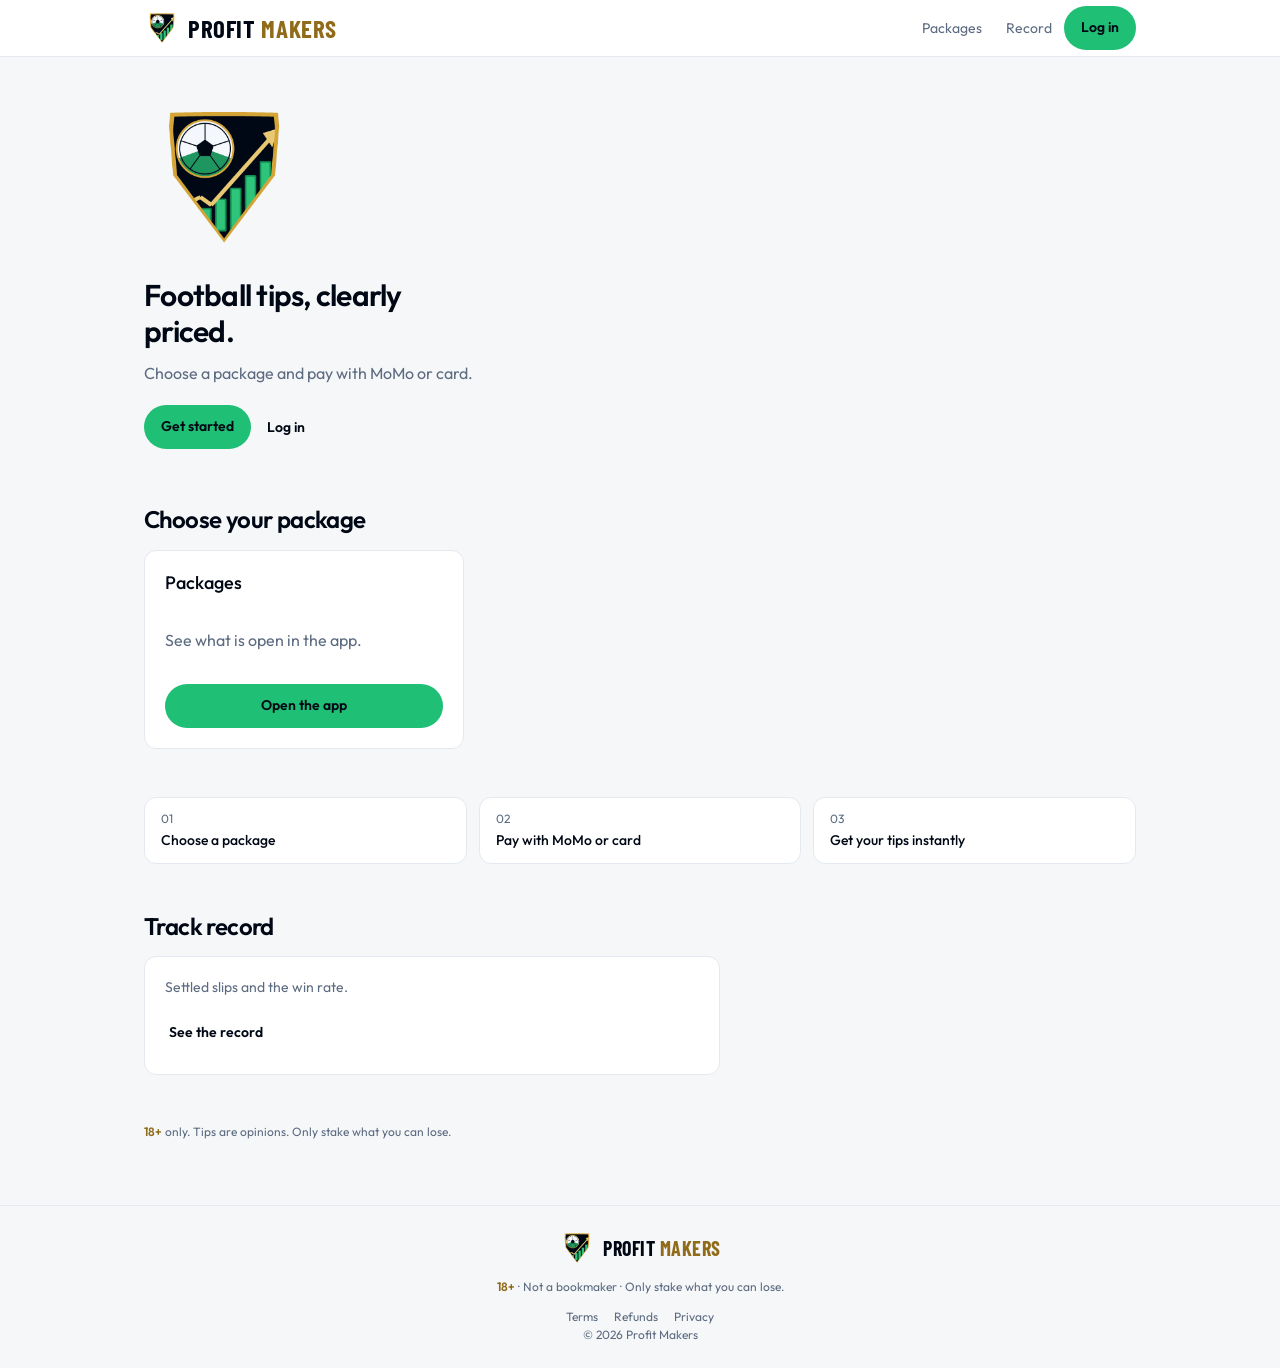
<file: index.html>
<!DOCTYPE html>
<html lang="en">
<head>
  <meta charset="utf-8">
  <meta name="viewport" content="width=device-width, initial-scale=1, viewport-fit=cover">
  <title>Profit Makers</title>
  <meta name="description" content="Profit Makers: football tips for adults in Ghana. Choose a package, pay with MoMo or card. 18+ only. Not a bookmaker.">
  <meta name="theme-color" content="#000815">
  <meta property="og:title" content="Profit Makers">
  <meta property="og:description" content="Football tips for adults in Ghana. Choose a package, pay with MoMo or card. 18+ only.">
  <meta property="og:type" content="website">
  <link rel="icon" href="/brand/icon.png">
  <link rel="preconnect" href="https://fonts.googleapis.com">
  <link rel="preconnect" href="https://fonts.gstatic.com" crossorigin>
  <link rel="preload" as="image" href="/brand/icon.png">
  <link href="https://fonts.googleapis.com/css2?family=Barlow+Condensed:wght@600;700&family=Outfit:wght@400;500;600;700&display=swap" rel="stylesheet">
  <link rel="stylesheet" href="/styles.css">
  <script>document.documentElement.classList.add("js");</script>
</head>
<body>
  <header class="site-header">
    <div class="wrap bar">
      <a class="brand" href="/" aria-label="Profit Makers home">
        <img src="/brand/icon.png" alt="" width="36" height="36">
        <span class="word"><span>PROFIT</span> <span class="gold">MAKERS</span></span>
      </a>
      <nav class="nav" aria-label="Main">
        <a href="#packages">Packages</a>
        <a href="https://profit-makers.pages.dev/record">Record</a>
      </nav>
      <a class="btn btn-emerald" href="https://profit-makers.pages.dev/login">Log in</a>
    </div>
  </header>
  <main>
    <div class="wrap">
      <section class="hero">
        <div class="intro">
          <svg class="ball" viewBox="0 0 64 64" aria-hidden="true">
            <defs>
              <clipPath id="ball-clip">
                <circle cx="32" cy="32" r="28"/>
              </clipPath>
            </defs>
            <g clip-path="url(#ball-clip)">
              <rect width="64" height="64" fill="#f4f7fb"/>
              <rect y="34" width="64" height="30" fill="#1fbf75"/>
              <polygon points="32,13 45,23 40,39 24,39 19,23" fill="#000815"/>
              <path d="M32 13V4M45 23l12-6M40 39l10 14M24 39L14 53M19 23L6 17" fill="none" stroke="#000815" stroke-width="1.6" stroke-linecap="round"/>
            </g>
            <circle cx="32" cy="32" r="29" fill="none" stroke="#d4a437" stroke-width="3"/>
          </svg>
          <img src="/brand/icon.png" alt="Profit Makers" width="160" height="160" fetchpriority="high">
        </div>
        <h1>Football tips, clearly priced.</h1>
        <p class="lead">Choose a package and pay with MoMo or card.</p>
        <div class="hero-actions">
          <a class="btn btn-emerald" href="https://profit-makers.pages.dev/signup">Get started</a>
          <a class="text-link" href="https://profit-makers.pages.dev/login">Log in</a>
        </div>
      </section>

      <section class="section" id="packages" aria-labelledby="packages-title">
        <h2 id="packages-title">Choose your package</h2>
        <div class="cards" id="package-list">
          <article class="card card-pending" aria-hidden="true"></article>
        </div>
        <noscript>
          <p class="fallback-link"><a class="text-link" href="https://profit-makers.pages.dev/">See packages in the app</a></p>
        </noscript>
      </section>

      <section class="section" aria-label="How it works">
        <ol class="steps">
          <li><span>01</span><strong>Choose a package</strong></li>
          <li><span>02</span><strong>Pay with MoMo or card</strong></li>
          <li><span>03</span><strong>Get your tips instantly</strong></li>
        </ol>
      </section>

      <section class="section" aria-labelledby="record-title">
        <h2 id="record-title">Track record</h2>
        <div class="record-card">
          <p>Settled slips and the win rate.</p>
          <a class="text-link" href="https://profit-makers.pages.dev/record">See the record</a>
        </div>
      </section>

      <p class="note"><strong>18+</strong> only. Tips are opinions. Only stake what you can lose.</p>
    </div>
  </main>
  <footer class="site-footer">
    <div class="wrap">
      <a class="brand" href="/" aria-label="Profit Makers home">
        <img src="/brand/icon.png" alt="" width="36" height="36">
        <span class="word"><span>PROFIT</span> <span class="gold">MAKERS</span></span>
      </a>
      <p><span class="age">18+</span> · Not a bookmaker · Only stake what you can lose.</p>
      <nav class="foot-links" aria-label="Legal">
        <a href="/terms">Terms</a>
        <a href="/refund">Refunds</a>
        <a href="/privacy">Privacy</a>
      </nav>
      <p class="copy">&copy; <span id="year">2026</span> Profit Makers</p>
    </div>
  </footer>
  <script>
    document.getElementById("year").textContent = new Date().getFullYear();
  </script>
  <script src="/packages.js" defer></script>
</body>
</html>
</file>
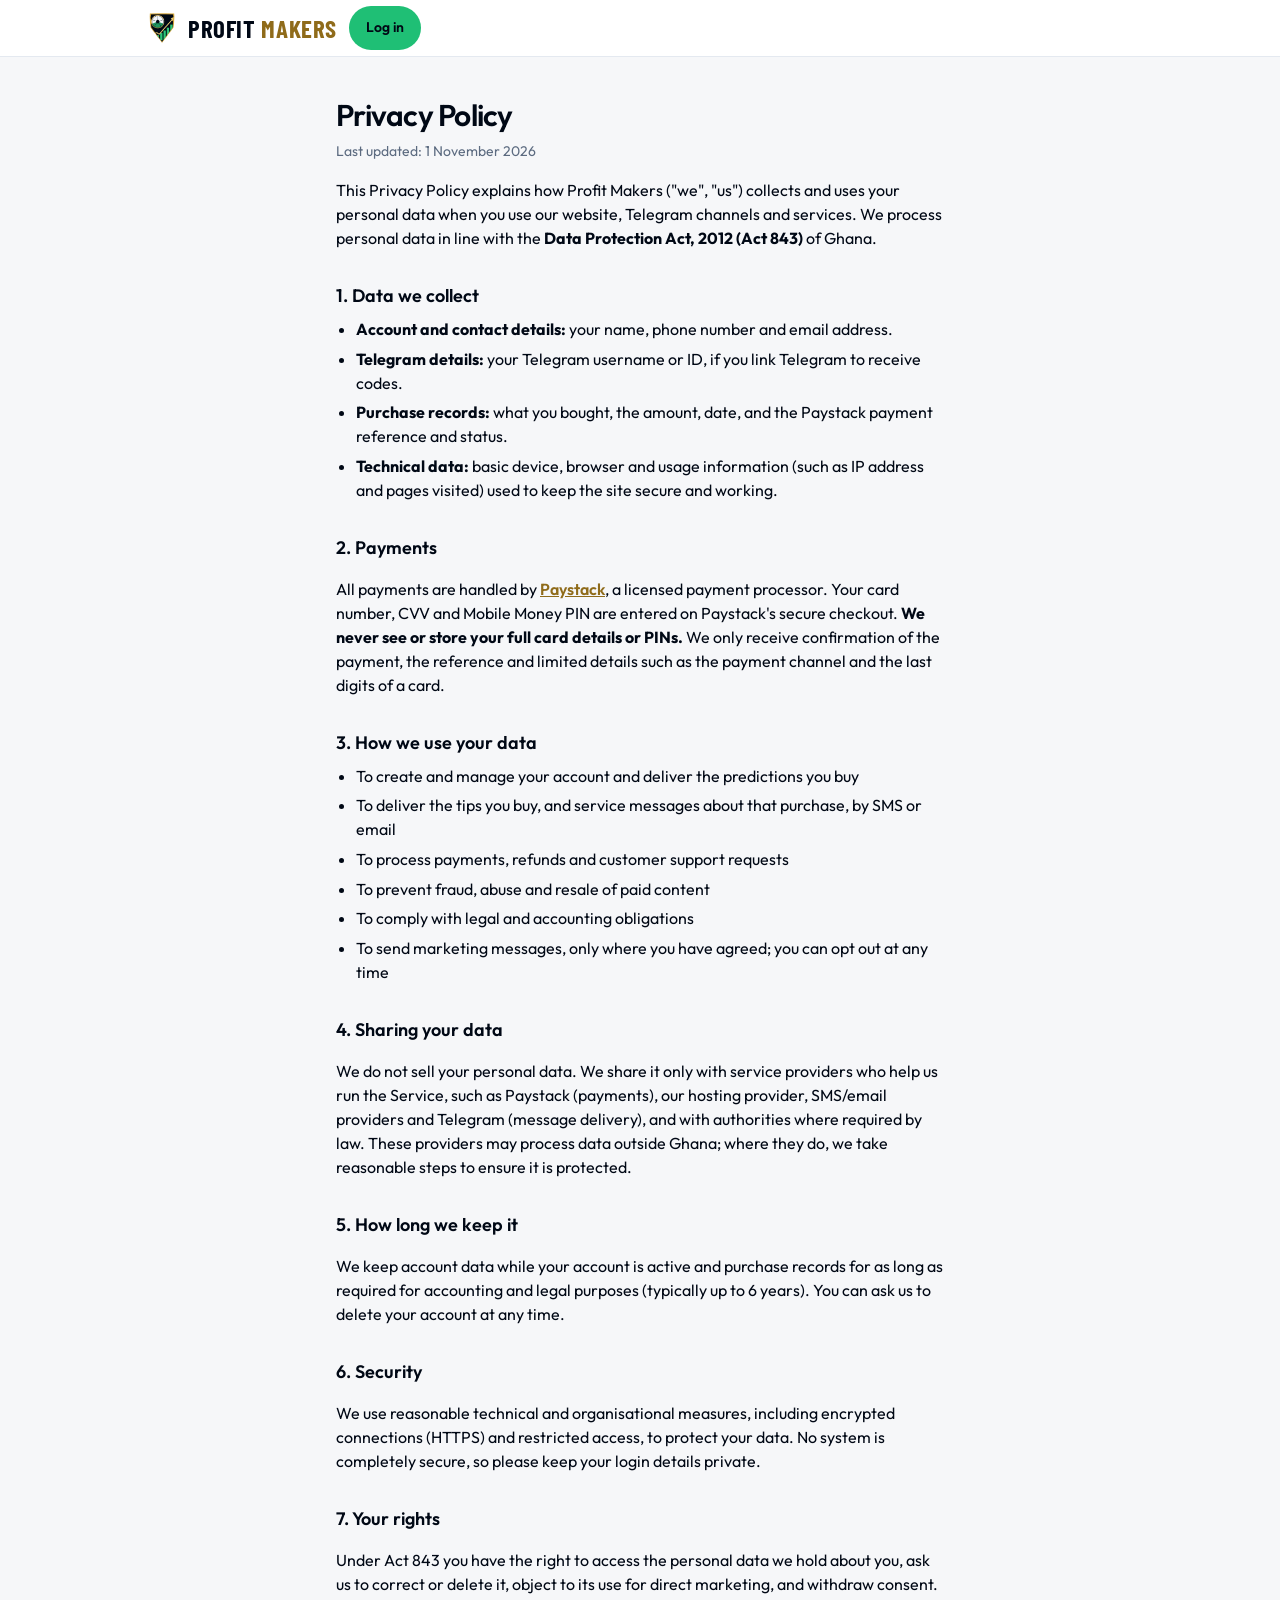
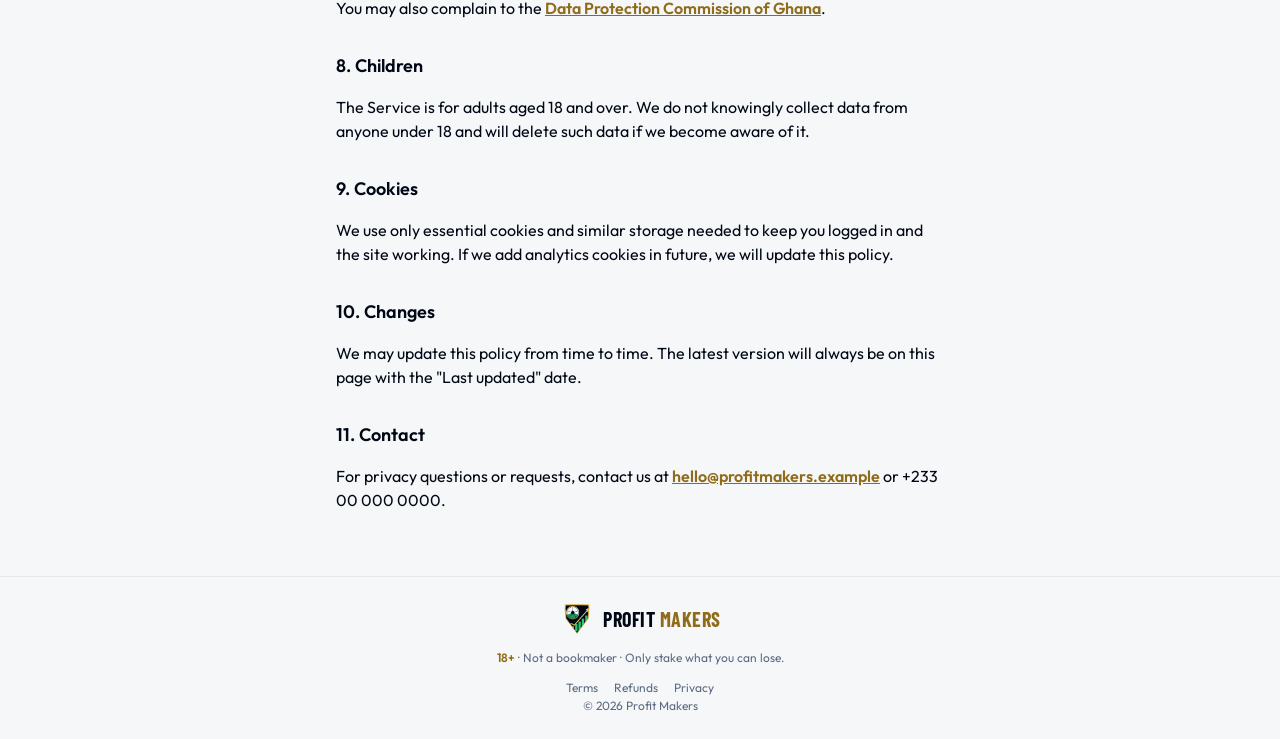
<file: privacy.html>
<!DOCTYPE html>
<html lang="en">
<head>
  <meta charset="utf-8">
  <meta name="viewport" content="width=device-width, initial-scale=1, viewport-fit=cover">
  <title>Privacy Policy | Profit Makers</title>
  <meta name="description" content="How Profit Makers collects and uses personal data under Ghana's Data Protection Act, 2012 (Act 843).">
  <meta name="theme-color" content="#000815">
  <meta property="og:title" content="Privacy Policy | Profit Makers">
  <meta property="og:description" content="How Profit Makers collects and uses personal data under Ghana's Data Protection Act, 2012 (Act 843).">
  <meta property="og:type" content="website">
  <link rel="icon" href="/brand/icon.png">
  <link rel="preconnect" href="https://fonts.googleapis.com">
  <link rel="preconnect" href="https://fonts.gstatic.com" crossorigin>
  <link href="https://fonts.googleapis.com/css2?family=Barlow+Condensed:wght@600;700&family=Outfit:wght@400;500;600;700&display=swap" rel="stylesheet">
  <link rel="stylesheet" href="/styles.css">
</head>
<body>
  <header class="site-header">
    <div class="wrap bar">
      <a class="brand" href="/" aria-label="Profit Makers home">
        <img src="/brand/icon.png" alt="" width="36" height="36">
        <span class="word"><span>PROFIT</span> <span class="gold">MAKERS</span></span>
      </a>
      <a class="btn btn-emerald" href="https://profit-makers.pages.dev/login">Log in</a>
    </div>
  </header>
  <main class="legal">
    <div class="wrap">
      <h1>Privacy Policy</h1>
      <p class="updated">Last updated: 1 November 2026</p>
      <p>This Privacy Policy explains how Profit Makers ("we", "us") collects and uses your personal data when you use our website, Telegram channels and services. We process personal data in line with the <strong>Data Protection Act, 2012 (Act 843)</strong> of Ghana.</p>

      <h2>1. Data we collect</h2>
      <ul>
        <li><strong>Account and contact details:</strong> your name, phone number and email address.</li>
        <li><strong>Telegram details:</strong> your Telegram username or ID, if you link Telegram to receive codes.</li>
        <li><strong>Purchase records:</strong> what you bought, the amount, date, and the Paystack payment reference and status.</li>
        <li><strong>Technical data:</strong> basic device, browser and usage information (such as IP address and pages visited) used to keep the site secure and working.</li>
      </ul>

      <h2>2. Payments</h2>
      <p>All payments are handled by <a href="https://paystack.com/gh/privacy/merchant" target="_blank" rel="noopener">Paystack</a>, a licensed payment processor. Your card number, CVV and Mobile Money PIN are entered on Paystack's secure checkout. <strong>We never see or store your full card details or PINs.</strong> We only receive confirmation of the payment, the reference and limited details such as the payment channel and the last digits of a card.</p>

      <h2>3. How we use your data</h2>
      <ul>
        <li>To create and manage your account and deliver the predictions you buy</li>
        <li>To deliver the tips you buy, and service messages about that purchase, by SMS or email</li>
        <li>To process payments, refunds and customer support requests</li>
        <li>To prevent fraud, abuse and resale of paid content</li>
        <li>To comply with legal and accounting obligations</li>
        <li>To send marketing messages, only where you have agreed; you can opt out at any time</li>
      </ul>

      <h2>4. Sharing your data</h2>
      <p>We do not sell your personal data. We share it only with service providers who help us run the Service, such as Paystack (payments), our hosting provider, SMS/email providers and Telegram (message delivery), and with authorities where required by law. These providers may process data outside Ghana; where they do, we take reasonable steps to ensure it is protected.</p>

      <h2>5. How long we keep it</h2>
      <p>We keep account data while your account is active and purchase records for as long as required for accounting and legal purposes (typically up to 6 years). You can ask us to delete your account at any time.</p>

      <h2>6. Security</h2>
      <p>We use reasonable technical and organisational measures, including encrypted connections (HTTPS) and restricted access, to protect your data. No system is completely secure, so please keep your login details private.</p>

      <h2>7. Your rights</h2>
      <p>Under Act 843 you have the right to access the personal data we hold about you, ask us to correct or delete it, object to its use for direct marketing, and withdraw consent. You may also complain to the <a href="https://dataprotection.org.gh/" target="_blank" rel="noopener">Data Protection Commission of Ghana</a>.</p>

      <h2>8. Children</h2>
      <p>The Service is for adults aged 18 and over. We do not knowingly collect data from anyone under 18 and will delete such data if we become aware of it.</p>

      <h2>9. Cookies</h2>
      <p>We use only essential cookies and similar storage needed to keep you logged in and the site working. If we add analytics cookies in future, we will update this policy.</p>

      <h2>10. Changes</h2>
      <p>We may update this policy from time to time. The latest version will always be on this page with the "Last updated" date.</p>

      <h2>11. Contact</h2>
      <p>For privacy questions or requests, contact us at <!-- TODO: replace placeholder email and phone --><a href="mailto:hello@profitmakers.example">hello@profitmakers.example</a> or +233 00 000 0000.</p>
    </div>
  </main>
  <footer class="site-footer">
    <div class="wrap">
      <a class="brand" href="/" aria-label="Profit Makers home">
        <img src="/brand/icon.png" alt="" width="36" height="36">
        <span class="word"><span>PROFIT</span> <span class="gold">MAKERS</span></span>
      </a>
      <p><span class="age">18+</span> · Not a bookmaker · Only stake what you can lose.</p>
      <nav class="foot-links" aria-label="Legal">
        <a href="/terms">Terms</a>
        <a href="/refund">Refunds</a>
        <a href="/privacy">Privacy</a>
      </nav>
      <p class="copy">&copy; <span id="year">2026</span> Profit Makers</p>
    </div>
  </footer>
  <script>document.getElementById("year").textContent = new Date().getFullYear();</script>
</body>
</html>
</file>
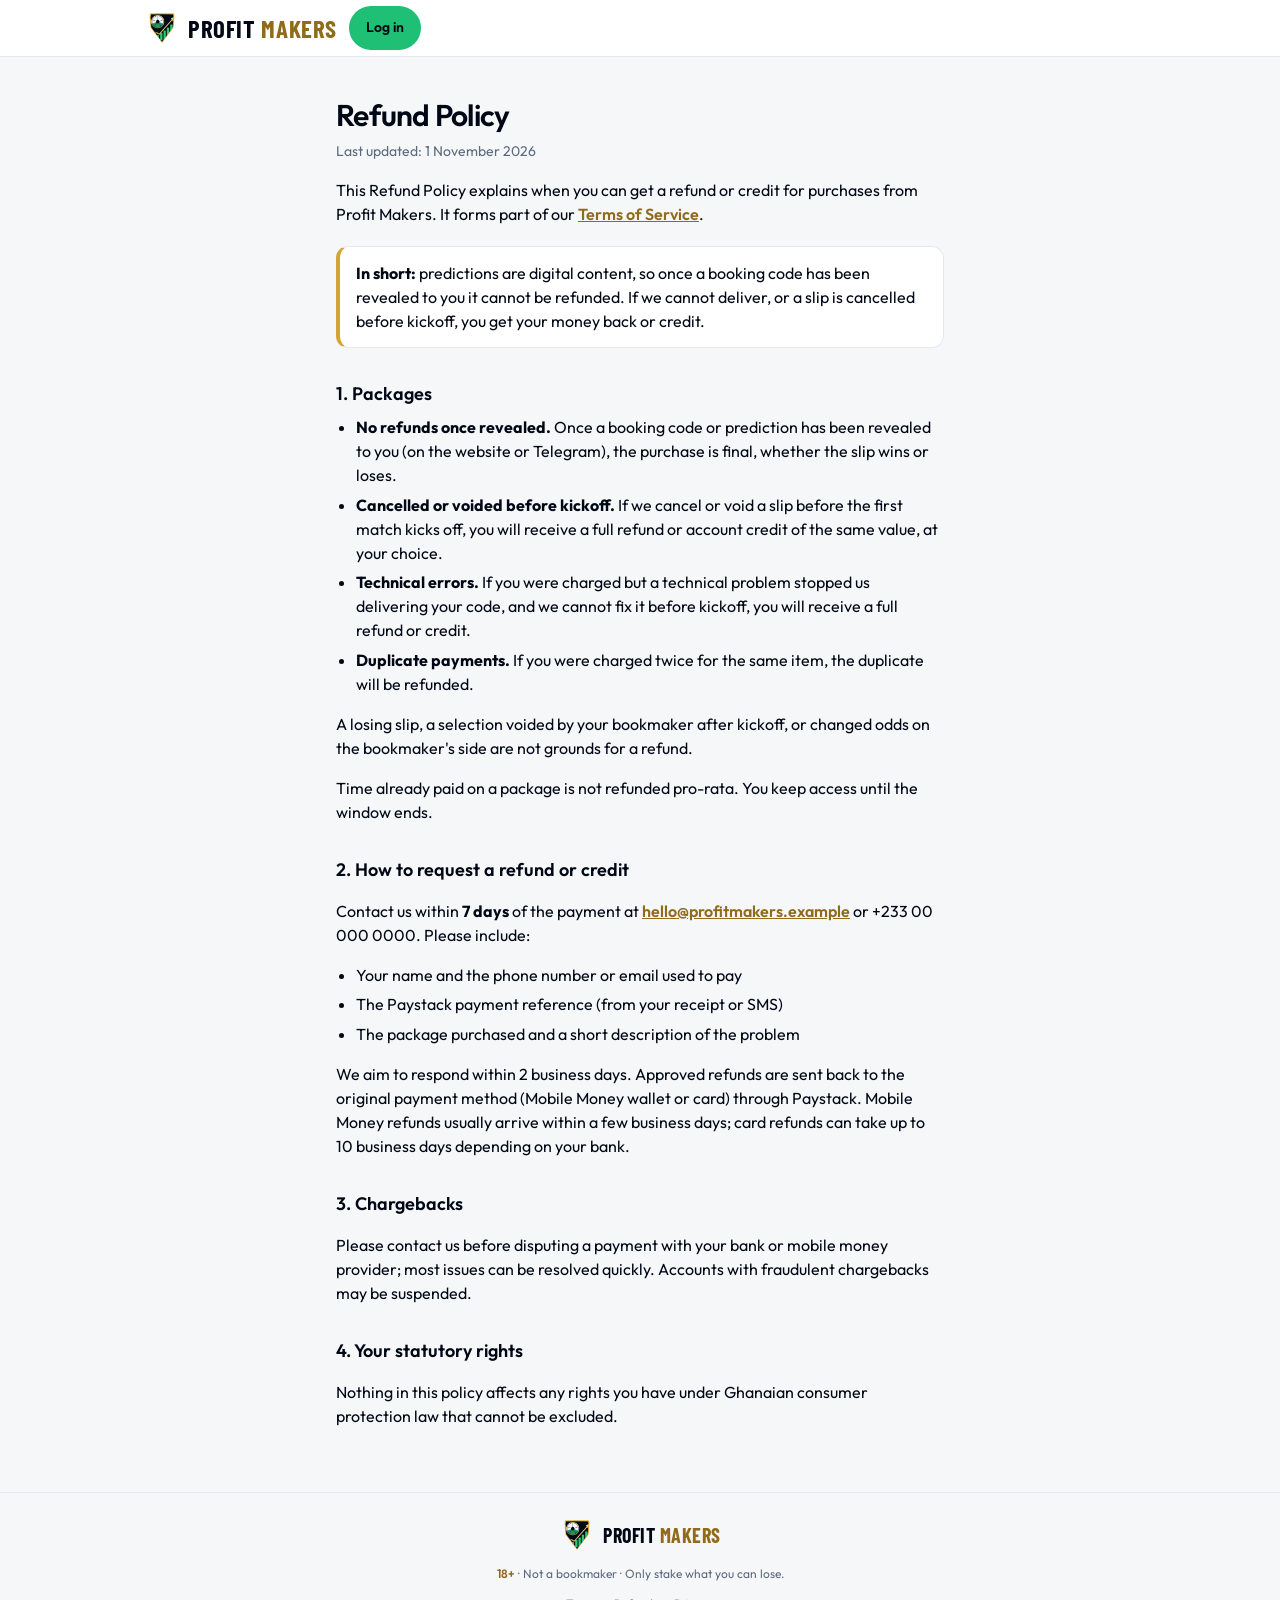
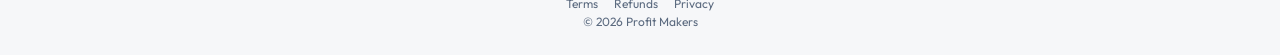
<file: refund.html>
<!DOCTYPE html>
<html lang="en">
<head>
  <meta charset="utf-8">
  <meta name="viewport" content="width=device-width, initial-scale=1, viewport-fit=cover">
  <title>Refund Policy | Profit Makers</title>
  <meta name="description" content="Refund Policy for Profit Makers packages.">
  <meta name="theme-color" content="#000815">
  <meta property="og:title" content="Refund Policy | Profit Makers">
  <meta property="og:description" content="Refund Policy for Profit Makers packages.">
  <meta property="og:type" content="website">
  <link rel="icon" href="/brand/icon.png">
  <link rel="preconnect" href="https://fonts.googleapis.com">
  <link rel="preconnect" href="https://fonts.gstatic.com" crossorigin>
  <link href="https://fonts.googleapis.com/css2?family=Barlow+Condensed:wght@600;700&family=Outfit:wght@400;500;600;700&display=swap" rel="stylesheet">
  <link rel="stylesheet" href="/styles.css">
</head>
<body>
  <header class="site-header">
    <div class="wrap bar">
      <a class="brand" href="/" aria-label="Profit Makers home">
        <img src="/brand/icon.png" alt="" width="36" height="36">
        <span class="word"><span>PROFIT</span> <span class="gold">MAKERS</span></span>
      </a>
      <a class="btn btn-emerald" href="https://profit-makers.pages.dev/login">Log in</a>
    </div>
  </header>
  <main class="legal">
    <div class="wrap">
      <h1>Refund Policy</h1>
      <p class="updated">Last updated: 1 November 2026</p>
      <p>This Refund Policy explains when you can get a refund or credit for purchases from Profit Makers. It forms part of our <a href="/terms">Terms of Service</a>.</p>

      <div class="callout"><strong>In short:</strong> predictions are digital content, so once a booking code has been revealed to you it cannot be refunded. If we cannot deliver, or a slip is cancelled before kickoff, you get your money back or credit.</div>

      <h2>1. Packages</h2>
      <ul>
        <li><strong>No refunds once revealed.</strong> Once a booking code or prediction has been revealed to you (on the website or Telegram), the purchase is final, whether the slip wins or loses.</li>
        <li><strong>Cancelled or voided before kickoff.</strong> If we cancel or void a slip before the first match kicks off, you will receive a full refund or account credit of the same value, at your choice.</li>
        <li><strong>Technical errors.</strong> If you were charged but a technical problem stopped us delivering your code, and we cannot fix it before kickoff, you will receive a full refund or credit.</li>
        <li><strong>Duplicate payments.</strong> If you were charged twice for the same item, the duplicate will be refunded.</li>
      </ul>
      <p>A losing slip, a selection voided by your bookmaker after kickoff, or changed odds on the bookmaker's side are not grounds for a refund.</p>

      <p>Time already paid on a package is not refunded pro-rata. You keep access until the window ends.</p>

      <h2>2. How to request a refund or credit</h2>
      <p>Contact us within <strong>7 days</strong> of the payment at <!-- TODO: replace placeholder email and phone --><a href="mailto:hello@profitmakers.example">hello@profitmakers.example</a> or +233 00 000 0000. Please include:</p>
      <ul>
        <li>Your name and the phone number or email used to pay</li>
        <li>The Paystack payment reference (from your receipt or SMS)</li>
        <li>The package purchased and a short description of the problem</li>
      </ul>
      <p>We aim to respond within 2 business days. Approved refunds are sent back to the original payment method (Mobile Money wallet or card) through Paystack. Mobile Money refunds usually arrive within a few business days; card refunds can take up to 10 business days depending on your bank.</p>

      <h2>3. Chargebacks</h2>
      <p>Please contact us before disputing a payment with your bank or mobile money provider; most issues can be resolved quickly. Accounts with fraudulent chargebacks may be suspended.</p>

      <h2>4. Your statutory rights</h2>
      <p>Nothing in this policy affects any rights you have under Ghanaian consumer protection law that cannot be excluded.</p>
    </div>
  </main>
  <footer class="site-footer">
    <div class="wrap">
      <a class="brand" href="/" aria-label="Profit Makers home">
        <img src="/brand/icon.png" alt="" width="36" height="36">
        <span class="word"><span>PROFIT</span> <span class="gold">MAKERS</span></span>
      </a>
      <p><span class="age">18+</span> · Not a bookmaker · Only stake what you can lose.</p>
      <nav class="foot-links" aria-label="Legal">
        <a href="/terms">Terms</a>
        <a href="/refund">Refunds</a>
        <a href="/privacy">Privacy</a>
      </nav>
      <p class="copy">&copy; <span id="year">2026</span> Profit Makers</p>
    </div>
  </footer>
  <script>document.getElementById("year").textContent = new Date().getFullYear();</script>
</body>
</html>
</file>
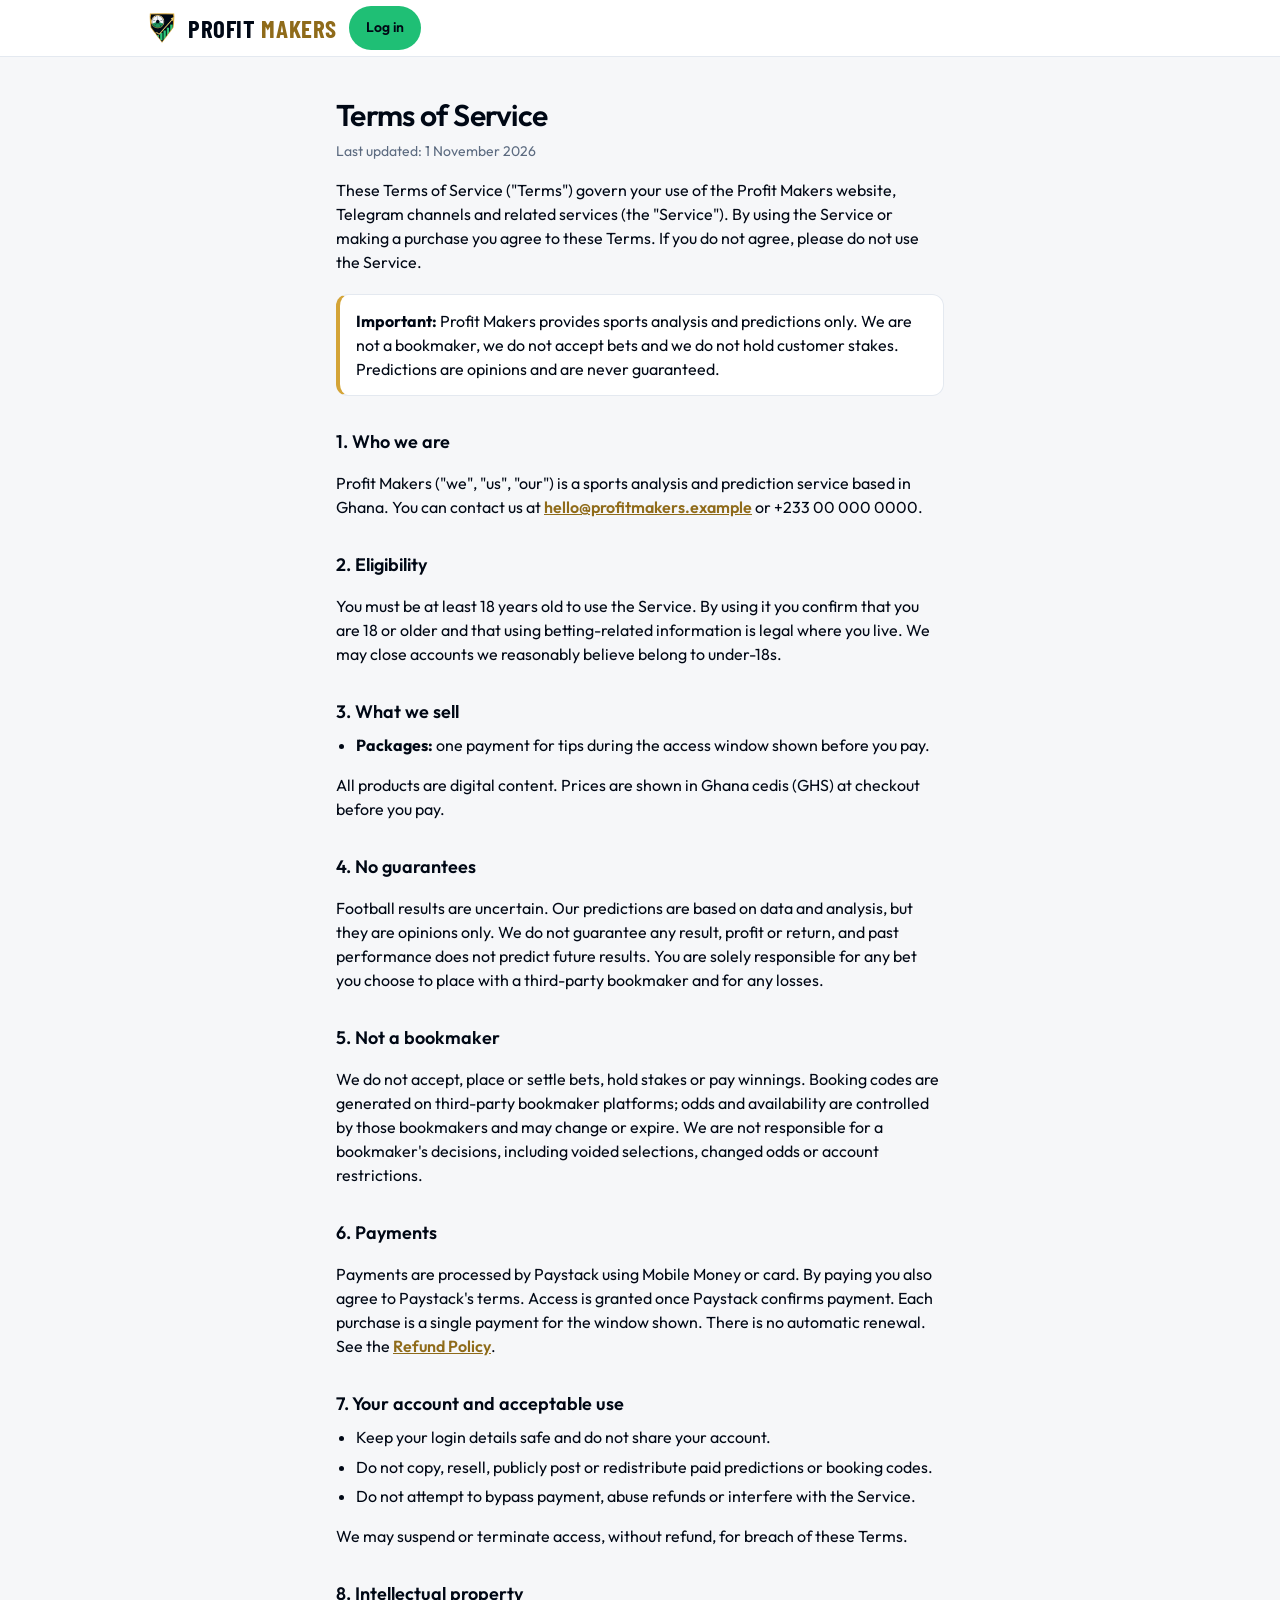
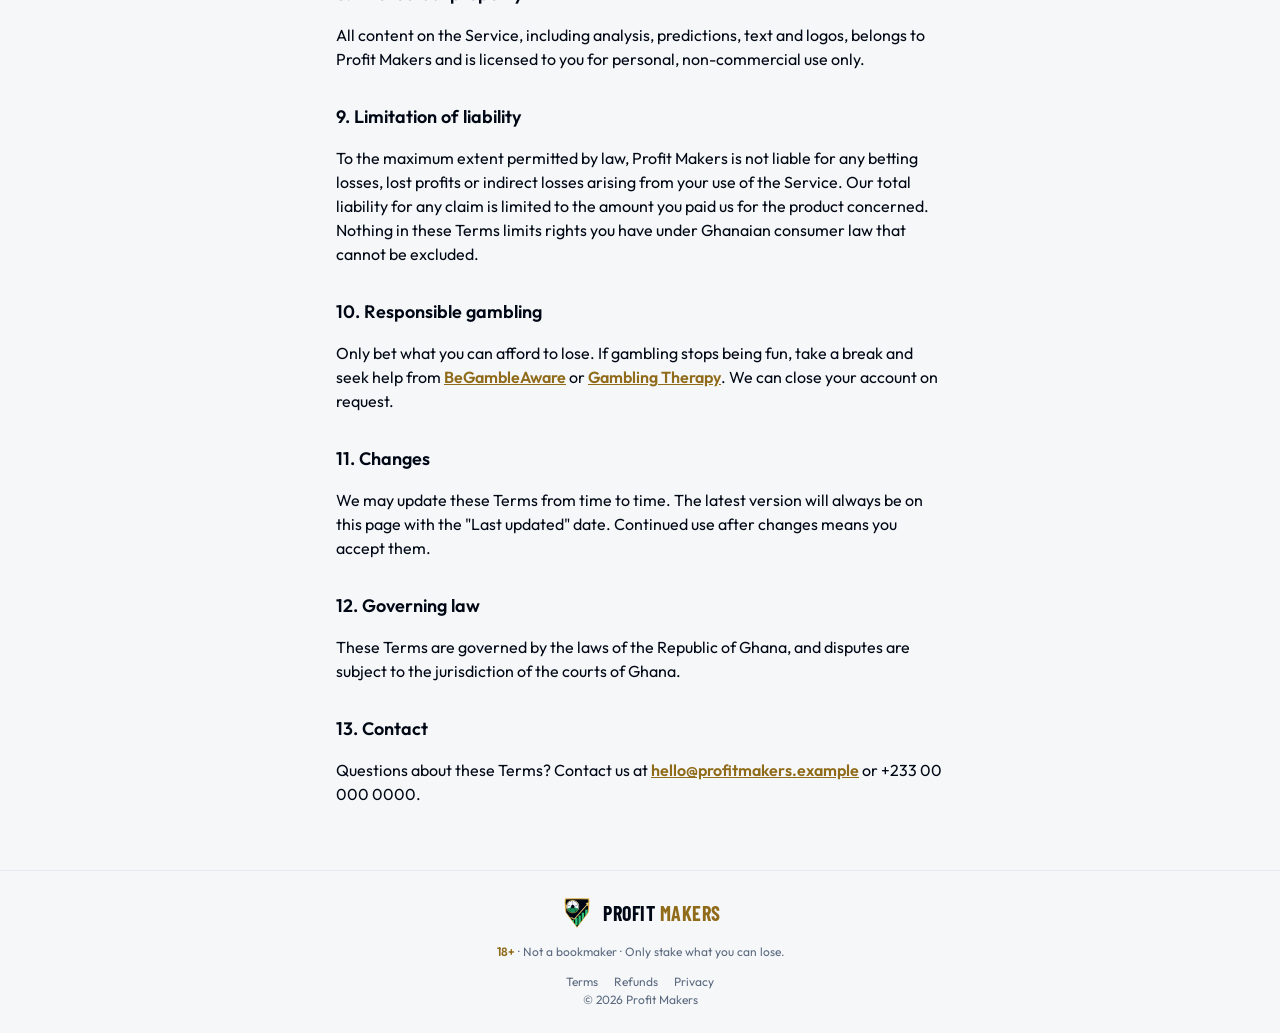
<file: terms.html>
<!DOCTYPE html>
<html lang="en">
<head>
  <meta charset="utf-8">
  <meta name="viewport" content="width=device-width, initial-scale=1, viewport-fit=cover">
  <title>Terms of Service | Profit Makers</title>
  <meta name="description" content="Terms of Service for Profit Makers sports analysis and predictions.">
  <meta name="theme-color" content="#000815">
  <meta property="og:title" content="Terms of Service | Profit Makers">
  <meta property="og:description" content="Terms of Service for Profit Makers sports analysis and predictions.">
  <meta property="og:type" content="website">
  <link rel="icon" href="/brand/icon.png">
  <link rel="preconnect" href="https://fonts.googleapis.com">
  <link rel="preconnect" href="https://fonts.gstatic.com" crossorigin>
  <link href="https://fonts.googleapis.com/css2?family=Barlow+Condensed:wght@600;700&family=Outfit:wght@400;500;600;700&display=swap" rel="stylesheet">
  <link rel="stylesheet" href="/styles.css">
</head>
<body>
  <header class="site-header">
    <div class="wrap bar">
      <a class="brand" href="/" aria-label="Profit Makers home">
        <img src="/brand/icon.png" alt="" width="36" height="36">
        <span class="word"><span>PROFIT</span> <span class="gold">MAKERS</span></span>
      </a>
      <a class="btn btn-emerald" href="https://profit-makers.pages.dev/login">Log in</a>
    </div>
  </header>
  <main class="legal">
    <div class="wrap">
      <h1>Terms of Service</h1>
      <p class="updated">Last updated: 1 November 2026</p>
      <p>These Terms of Service ("Terms") govern your use of the Profit Makers website, Telegram channels and related services (the "Service"). By using the Service or making a purchase you agree to these Terms. If you do not agree, please do not use the Service.</p>

      <div class="callout"><strong>Important:</strong> Profit Makers provides sports analysis and predictions only. We are not a bookmaker, we do not accept bets and we do not hold customer stakes. Predictions are opinions and are never guaranteed.</div>

      <h2>1. Who we are</h2>
      <p>Profit Makers ("we", "us", "our") is a sports analysis and prediction service based in Ghana. You can contact us at <!-- TODO: replace placeholder email and phone --><a href="mailto:hello@profitmakers.example">hello@profitmakers.example</a> or +233 00 000 0000.</p>

      <h2>2. Eligibility</h2>
      <p>You must be at least 18 years old to use the Service. By using it you confirm that you are 18 or older and that using betting-related information is legal where you live. We may close accounts we reasonably believe belong to under-18s.</p>

      <h2>3. What we sell</h2>
      <ul>
        <li><strong>Packages:</strong> one payment for tips during the access window shown before you pay.</li>
      </ul>
      <p>All products are digital content. Prices are shown in Ghana cedis (GHS) at checkout before you pay.</p>

      <h2>4. No guarantees</h2>
      <p>Football results are uncertain. Our predictions are based on data and analysis, but they are opinions only. We do not guarantee any result, profit or return, and past performance does not predict future results. You are solely responsible for any bet you choose to place with a third-party bookmaker and for any losses.</p>

      <h2>5. Not a bookmaker</h2>
      <p>We do not accept, place or settle bets, hold stakes or pay winnings. Booking codes are generated on third-party bookmaker platforms; odds and availability are controlled by those bookmakers and may change or expire. We are not responsible for a bookmaker's decisions, including voided selections, changed odds or account restrictions.</p>

      <h2>6. Payments</h2>
      <p>Payments are processed by Paystack using Mobile Money or card. By paying you also agree to Paystack's terms. Access is granted once Paystack confirms payment. Each purchase is a single payment for the window shown. There is no automatic renewal. See the <a href="/refund">Refund Policy</a>.</p>

      <h2>7. Your account and acceptable use</h2>
      <ul>
        <li>Keep your login details safe and do not share your account.</li>
        <li>Do not copy, resell, publicly post or redistribute paid predictions or booking codes.</li>
        <li>Do not attempt to bypass payment, abuse refunds or interfere with the Service.</li>
      </ul>
      <p>We may suspend or terminate access, without refund, for breach of these Terms.</p>

      <h2>8. Intellectual property</h2>
      <p>All content on the Service, including analysis, predictions, text and logos, belongs to Profit Makers and is licensed to you for personal, non-commercial use only.</p>

      <h2>9. Limitation of liability</h2>
      <p>To the maximum extent permitted by law, Profit Makers is not liable for any betting losses, lost profits or indirect losses arising from your use of the Service. Our total liability for any claim is limited to the amount you paid us for the product concerned. Nothing in these Terms limits rights you have under Ghanaian consumer law that cannot be excluded.</p>

      <h2>10. Responsible gambling</h2>
      <p>Only bet what you can afford to lose. If gambling stops being fun, take a break and seek help from <a href="https://www.begambleaware.org/" target="_blank" rel="noopener">BeGambleAware</a> or <a href="https://www.gamblingtherapy.org/" target="_blank" rel="noopener">Gambling Therapy</a>. We can close your account on request.</p>

      <h2>11. Changes</h2>
      <p>We may update these Terms from time to time. The latest version will always be on this page with the "Last updated" date. Continued use after changes means you accept them.</p>

      <h2>12. Governing law</h2>
      <p>These Terms are governed by the laws of the Republic of Ghana, and disputes are subject to the jurisdiction of the courts of Ghana.</p>

      <h2>13. Contact</h2>
      <p>Questions about these Terms? Contact us at <!-- TODO: replace placeholder email and phone --><a href="mailto:hello@profitmakers.example">hello@profitmakers.example</a> or +233 00 000 0000.</p>
    </div>
  </main>
  <footer class="site-footer">
    <div class="wrap">
      <a class="brand" href="/" aria-label="Profit Makers home">
        <img src="/brand/icon.png" alt="" width="36" height="36">
        <span class="word"><span>PROFIT</span> <span class="gold">MAKERS</span></span>
      </a>
      <p><span class="age">18+</span> · Not a bookmaker · Only stake what you can lose.</p>
      <nav class="foot-links" aria-label="Legal">
        <a href="/terms">Terms</a>
        <a href="/refund">Refunds</a>
        <a href="/privacy">Privacy</a>
      </nav>
      <p class="copy">&copy; <span id="year">2026</span> Profit Makers</p>
    </div>
  </footer>
  <script>document.getElementById("year").textContent = new Date().getFullYear();</script>
</body>
</html>
</file>
<file: styles.css>
:root {
  --font-sans: "Outfit", ui-sans-serif, system-ui, sans-serif;
  --font-display: "Barlow Condensed", sans-serif;
  --navy: #000815;
  --ink: #000815;
  --muted: #5c6b80;
  --line: #e4e9f0;
  --paper: #f6f7f9;
  --white: #fff;
  --emerald-300: #0c7a4b;
  --emerald-400: #14915a;
  --emerald-500: #1fbf75;
  --gold-300: #7a5b16;
  --gold-400: #8f6b1a;
  --gold-500: #d4a437;
  --danger: #c42345;
  --max: 64rem;
  --header: 3.5rem;
}

*,
*::before,
*::after { box-sizing: border-box; }

html {
  scroll-behavior: smooth;
  -webkit-text-size-adjust: 100%;
  text-size-adjust: 100%;
  touch-action: manipulation;
  color: var(--ink);
  background: var(--paper);
}

body {
  margin: 0;
  min-height: 100vh;
  font-family: var(--font-sans);
  font-size: 16px;
  line-height: 1.5;
  color: var(--ink);
  background: var(--paper);
  -webkit-font-smoothing: antialiased;
  touch-action: manipulation;
  overflow-x: clip;
}

img, svg { display: block; max-width: 100%; }

a, button { touch-action: manipulation; }

a { color: inherit; }

button, input, select, textarea {
  font: inherit;
  color: inherit;
  touch-action: manipulation;
}

/* iOS zooms focused fields under 16px. Keep every control at least 16px. */
input, select, textarea {
  font-size: 16px;
  line-height: 1.5;
}

:focus-visible {
  outline: 2px solid var(--gold-500);
  outline-offset: 2px;
}

::selection { color: var(--navy); background: #f6e7bc; }

.wrap {
  width: 100%;
  max-width: var(--max);
  margin: 0 auto;
  padding: 0 1rem;
}

.site-header {
  position: sticky;
  top: 0;
  z-index: 30;
  background: var(--white);
  border-bottom: 1px solid var(--line);
}

.bar {
  display: flex;
  align-items: center;
  gap: 0.75rem;
  min-height: var(--header);
  padding-top: env(safe-area-inset-top);
}

.brand {
  display: inline-flex;
  align-items: center;
  gap: 0.5rem;
  min-width: 0;
  text-decoration: none;
}

.brand img {
  width: 2.25rem;
  height: 2.25rem;
  object-fit: contain;
  flex: none;
}

.word {
  font-family: var(--font-display);
  font-size: 1.35rem;
  font-weight: 700;
  letter-spacing: 0.025em;
  line-height: 1;
  color: var(--navy);
  white-space: nowrap;
}

.word .gold { color: var(--gold-400); }

.nav {
  display: none;
  align-items: center;
  gap: 1.5rem;
}

.nav a {
  color: var(--muted);
  font-size: 0.875rem;
  text-decoration: none;
}

.nav a:hover { color: var(--navy); }

.bar .btn { margin-left: auto; }

.btn {
  display: inline-flex;
  align-items: center;
  justify-content: center;
  gap: 0.5rem;
  min-height: 44px;
  padding: 0.5rem 1rem;
  border-radius: 999px;
  border: 1px solid transparent;
  font-size: 0.875rem;
  font-weight: 600;
  line-height: 1.25;
  text-decoration: none;
  cursor: pointer;
  transition: background-color 0.15s, border-color 0.15s;
}

.btn-emerald {
  background: var(--emerald-500);
  color: var(--navy);
}

.btn-emerald:hover { background: var(--emerald-400); }

.btn-block { width: 100%; }

.text-link {
  display: inline-flex;
  align-items: center;
  min-height: 44px;
  padding: 0 0.25rem;
  color: var(--navy);
  font-size: 0.875rem;
  font-weight: 600;
  text-decoration: none;
}

.text-link:hover { color: var(--gold-400); }

main { padding: 2rem 0 3rem; }

.hero { padding-bottom: 0.5rem; }

.intro {
  position: relative;
  width: 8.5rem;
  height: 8.5rem;
  margin: 0 0 1.25rem;
}

.intro img {
  width: 100%;
  height: 100%;
  object-fit: contain;
}

.ball {
  position: absolute;
  z-index: 1;
  width: 33.4%;
  height: 33.4%;
  left: 20.8%;
  top: 14%;
  opacity: 0;
  transform-origin: 50% 50%;
  pointer-events: none;
}

.hero h1 {
  margin: 0;
  max-width: 16ch;
  font-size: 1.875rem;
  font-weight: 600;
  letter-spacing: -0.025em;
  line-height: 1.2;
}

.lead {
  margin: 0.75rem 0 0;
  max-width: 28rem;
  color: var(--muted);
  font-size: 1rem;
}

.hero-actions {
  display: flex;
  flex-wrap: wrap;
  align-items: center;
  gap: 0.25rem 0.75rem;
  margin-top: 1.25rem;
}

.section { margin-top: 3rem; }

.section h2 {
  margin: 0 0 1rem;
  font-size: 1.5rem;
  font-weight: 600;
  letter-spacing: -0.025em;
  line-height: 1.2;
}

.cards {
  display: grid;
  gap: 1rem;
}

.card {
  display: flex;
  flex-direction: column;
  gap: 1rem;
  padding: 1.25rem;
  background: var(--white);
  border: 1px solid var(--line);
  border-radius: 0.75rem;
}

.card h3 {
  margin: 0;
  font-size: 1.125rem;
  font-weight: 500;
  line-height: 1.375;
}

.price {
  margin: 0.25rem 0 0;
  color: var(--gold-400);
  font-size: 0.875rem;
  font-weight: 600;
}

.tagline,
.hours,
.muted { color: var(--muted); }

.tagline,
.hours { margin: 0; font-size: 0.875rem; }

.card ul {
  margin: 0;
  padding: 0;
  list-style: none;
  display: grid;
  gap: 0.25rem;
}

.card li {
  color: var(--muted);
  font-size: 0.875rem;
}

.card .btn { margin-top: auto; }

.card-pending { display: none; min-height: 9.5rem; }

.js .card-pending {
  display: flex;
  animation: pending 1.4s ease infinite;
}

.fallback-link { margin: 0.75rem 0 0; }

.age { color: var(--gold-400); font-weight: 600; }

.steps {
  display: grid;
  gap: 0.75rem;
  margin: 0;
  padding: 0;
  list-style: none;
}

.steps li {
  padding: 0.75rem 1rem;
  background: var(--white);
  border: 1px solid var(--line);
  border-radius: 0.75rem;
  font-size: 0.875rem;
}

.steps span {
  display: block;
  color: var(--muted);
  font-size: 0.75rem;
}

.steps strong {
  display: block;
  margin-top: 0.125rem;
  font-weight: 500;
}

.record-card {
  display: flex;
  flex-direction: column;
  align-items: flex-start;
  gap: 0.75rem;
  max-width: 36rem;
  padding: 1.25rem;
  background: var(--white);
  border: 1px solid var(--line);
  border-radius: 0.75rem;
}

.record-card p {
  margin: 0;
  color: var(--muted);
  font-size: 0.875rem;
}

.note {
  margin: 3rem 0 0;
  color: var(--muted);
  font-size: 0.75rem;
}

.note strong {
  color: var(--gold-400);
  font-weight: 600;
}

.site-footer {
  border-top: 1px solid var(--line);
  padding: 1.5rem 0 calc(1.5rem + env(safe-area-inset-bottom));
  color: var(--muted);
  font-size: 0.75rem;
  text-align: center;
}

.site-footer .word { font-size: 1.25rem; }

.site-footer .brand {
  justify-content: center;
  margin-bottom: 0.75rem;
}

.site-footer p { margin: 0; }

.foot-links {
  display: flex;
  flex-wrap: wrap;
  justify-content: center;
  gap: 0.5rem 1rem;
  margin-top: 0.75rem;
}

.foot-links a {
  color: var(--muted);
  text-decoration: none;
}

.foot-links a:hover { color: var(--navy); }

.copy { margin-top: 0.75rem; }

.legal { padding-bottom: 3rem; }

.legal .wrap { max-width: 40rem; }

.legal h1 {
  margin: 0 0 0.5rem;
  font-size: 1.875rem;
  font-weight: 600;
  letter-spacing: -0.025em;
  line-height: 1.2;
}

.legal .updated {
  margin: 0 0 1rem;
  color: var(--muted);
  font-size: 0.875rem;
}

.legal h2 {
  margin: 2rem 0 0.5rem;
  font-size: 1.125rem;
  font-weight: 600;
}

.legal p,
.legal li { color: var(--ink); }

.legal ul { margin: 0.5rem 0 0; padding-left: 1.25rem; }

.legal li { margin: 0.35rem 0; }

.legal a {
  color: var(--gold-400);
  font-weight: 600;
}

.legal .callout {
  margin: 1.25rem 0;
  padding: 0.875rem 1rem;
  background: var(--white);
  border: 1px solid var(--line);
  border-left: 4px solid var(--gold-500);
  border-radius: 0.75rem;
}

@keyframes roll-in {
  0% { transform: translate3d(-7.5rem, 0.75rem, 0) rotate(-540deg); opacity: 0; }
  14% { opacity: 1; }
  76% { transform: translate3d(0, 0, 0) rotate(0deg); opacity: 1; }
  100% { transform: translate3d(0, 0, 0) rotate(0deg); opacity: 0; }
}

@keyframes pending {
  50% { opacity: 0.55; }
}

@media (prefers-reduced-motion: no-preference) {
  .ball { animation: roll-in 1.05s cubic-bezier(0.18, 0.75, 0.24, 1) both; }
}

@media (prefers-reduced-motion: reduce) {
  html { scroll-behavior: auto; }
  .ball { animation: none; opacity: 0; }
  .js .card-pending { animation: none; }
}

@media (min-width: 24rem) {
  .word { font-size: 1.55rem; }
}

@media (min-width: 40rem) {
  .intro { width: 10rem; height: 10rem; }
  .steps { grid-template-columns: repeat(3, minmax(0, 1fr)); }
  .cards { grid-template-columns: repeat(2, minmax(0, 1fr)); }
}

@media (min-width: 48rem) {
  .nav { display: flex; margin-left: auto; }
  .bar .btn { margin-left: 0; }
  main { padding: 2.5rem 0 4rem; }
}

@media (min-width: 64rem) {
  .cards { grid-template-columns: repeat(3, minmax(0, 1fr)); }
}
</file>
